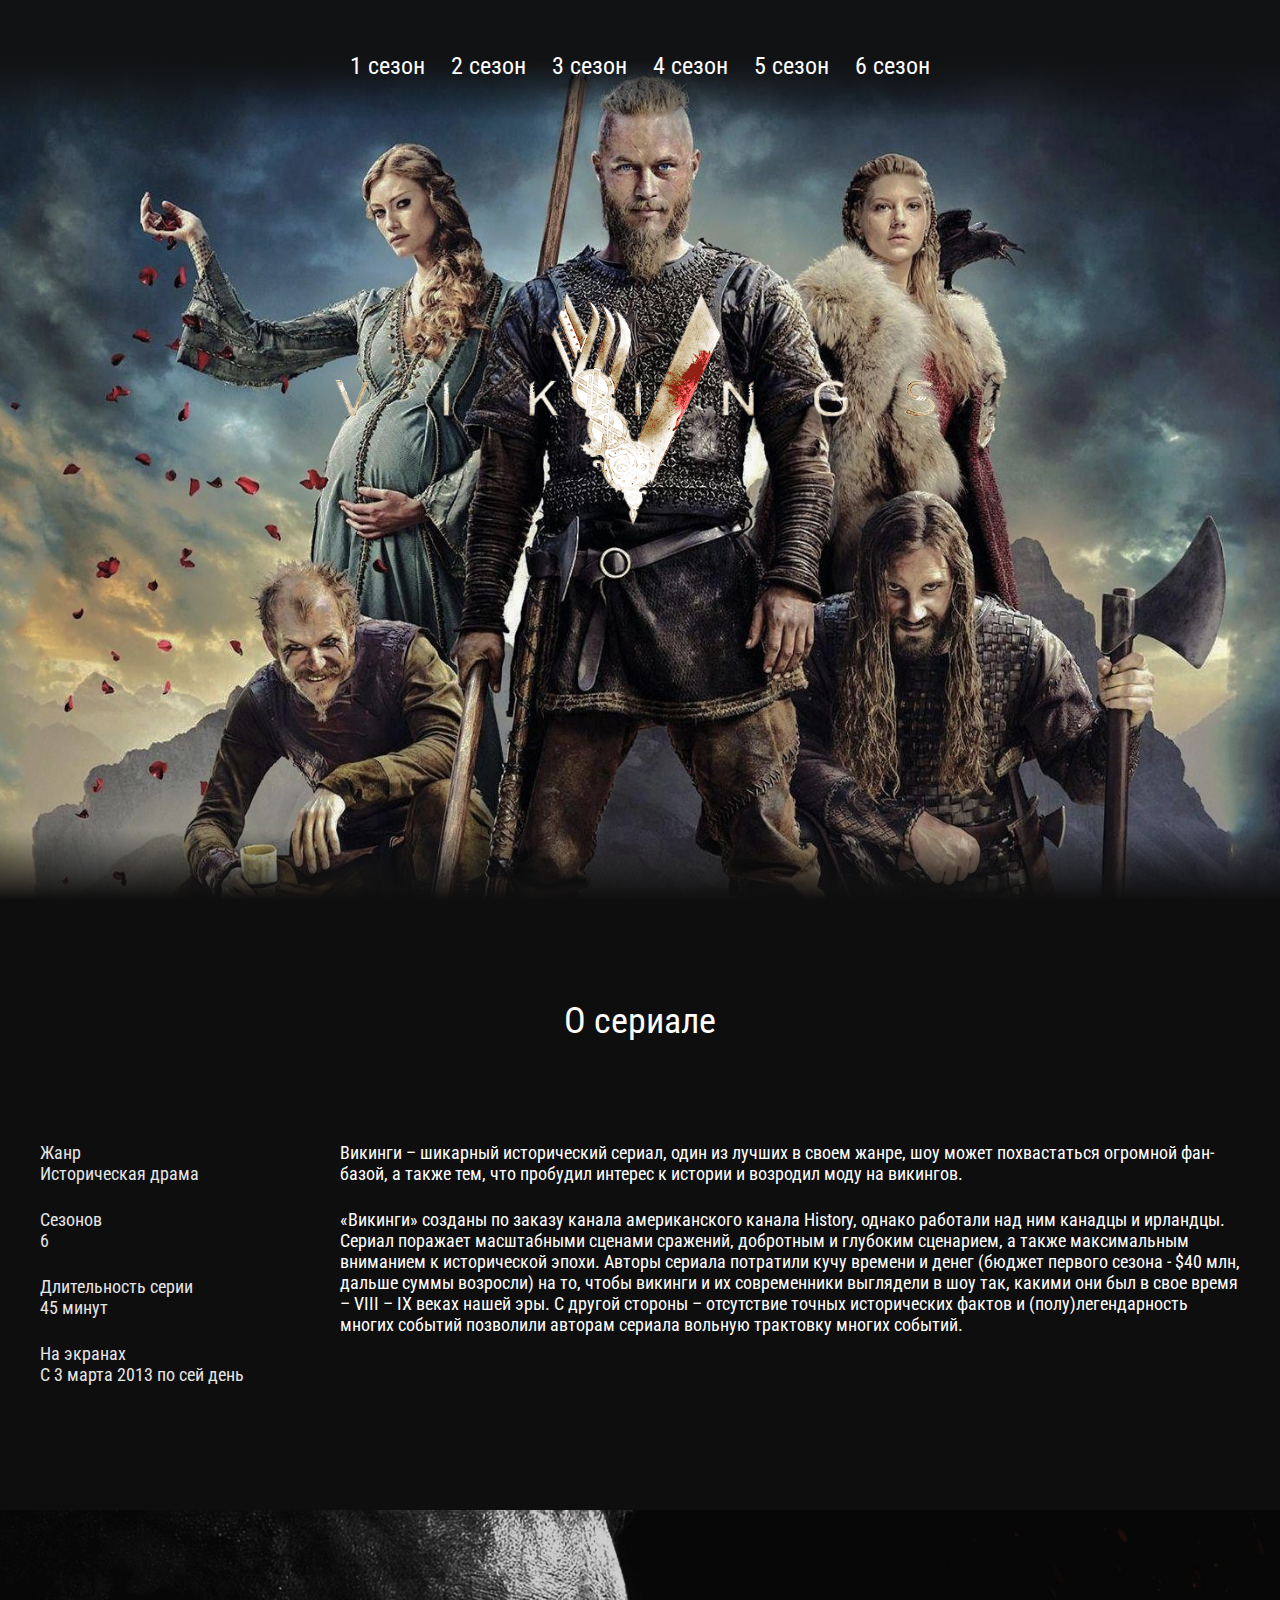
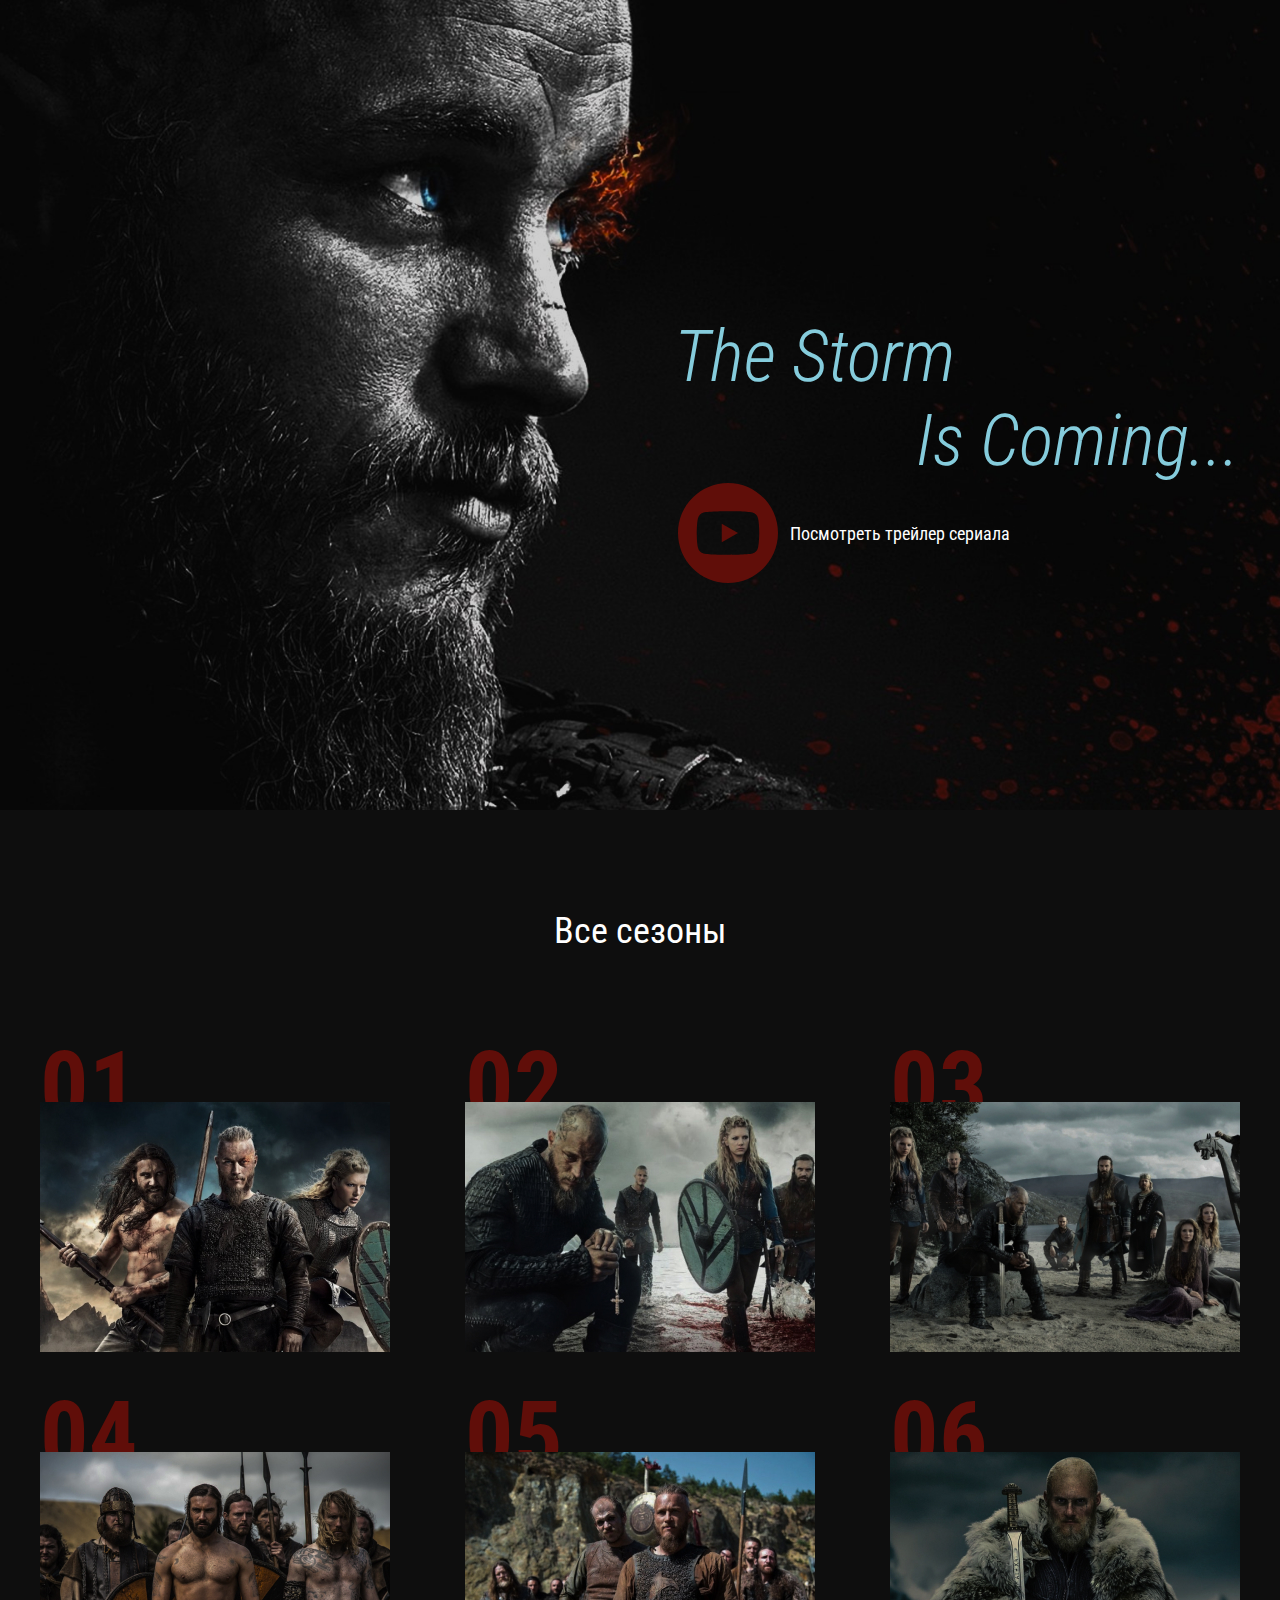
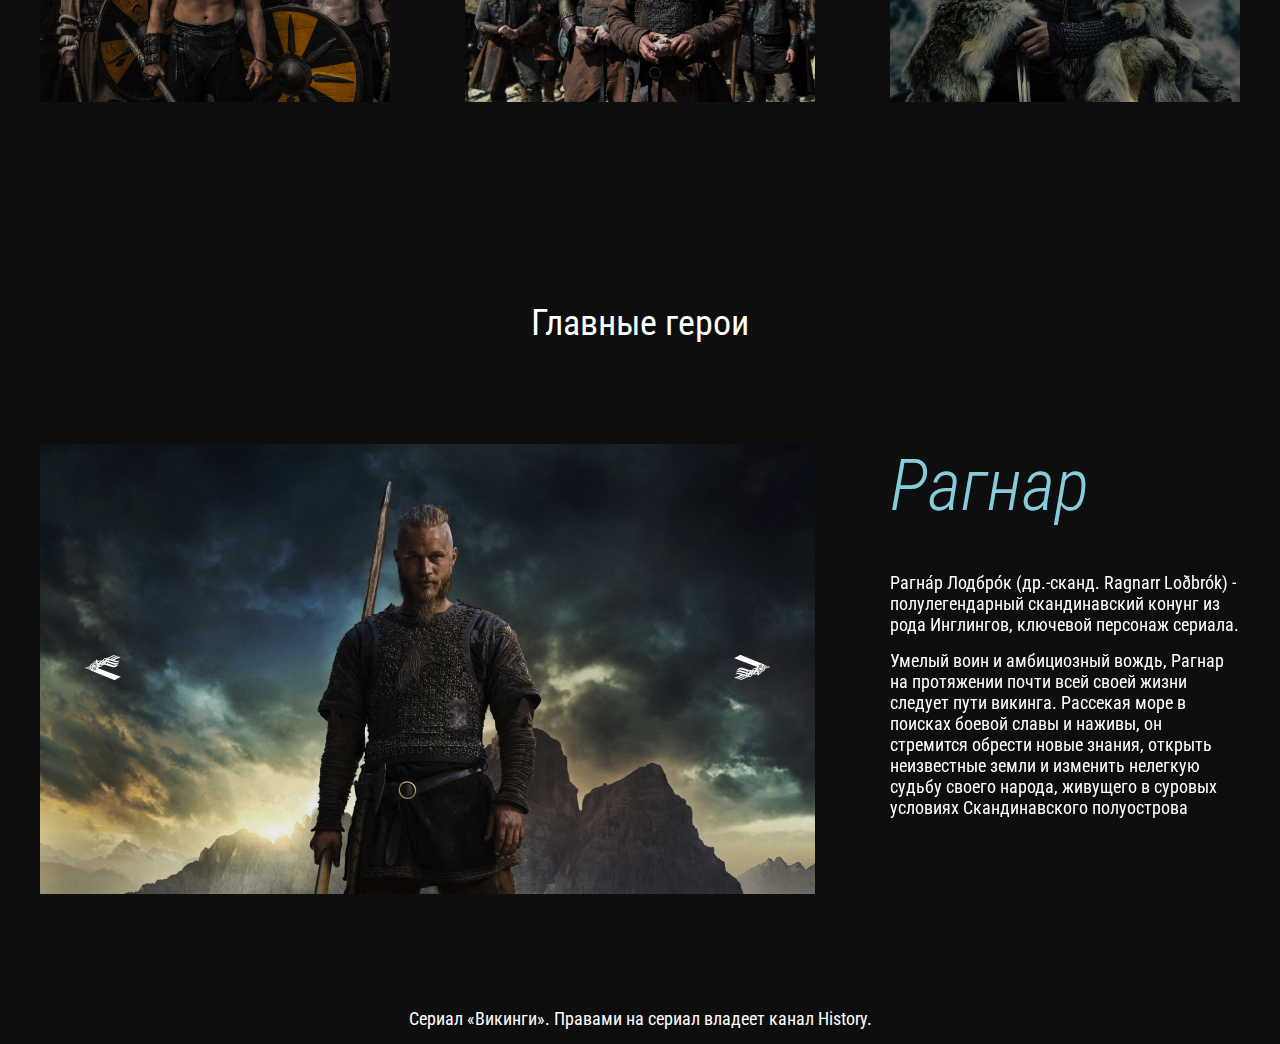
<file: index.html>
<!DOCTYPE html>
<html lang="ru">
<head>
  <meta charset="UTF-8">
  <meta name="viewport" content="width=device-width, initial-scale=1.0">
  <meta http-equiv="X-UA-Compatible" content="ie=edge">
  <title>Document</title>
    <link rel="preconnect" href="https://fonts.gstatic.com">
<link href="https://fonts.googleapis.com/css2?family=Roboto+Condensed:ital,wght@0,400;0,700;1,300&display=swap" rel="stylesheet">
  <link rel="stylesheet" href="css/reset.css">
  <link rel="stylesheet" href="css/slick.css">
  <link rel="stylesheet" href="css/jquery.fancybox.css">
  <link rel="stylesheet" href="css/style.css">

</head>

<body>
  <header class="header">
    <nav class="menu">
      <button class="menu__btn">
        <span></span>
      </button>
      <ul class="menu__list">
        <li class="menu__list-item">
              <a class="menu__list-link" href="season-1.html">1 сезон</a>
        </li>
        <li class="menu__list-item">
          <a class="menu__list-link" href="#">2 сезон</a>
        </li>
        <li class="menu__list-item">
          <a class="menu__list-link" href="#">3 сезон</a>
        </li>
        <li class="menu__list-item">
          <a class="menu__list-link" href="#">4 сезон</a>
        </li>
        <li class="menu__list-item">
          <a class="menu__list-link" href="#">5 сезон</a>
        </li>
        <li class="menu__list-item">
          <a class="menu__list-link" href="#">6 сезон</a>
        </li>
      </ul>
    </nav>
    <div class="logo">
      <img class="logo__img" src="images/logo.png" alt="Логотип">
    </div>
  </header>

  <section class="about section-page">    
    <div class="container">
      <h3 class="title">
        О сериале
      </h3>
      <div class="about__inner">
        <ul class="about__info">
          <li class="about__info-item">
            Жанр
            <span> 
              Историческая драма
            </span>
          </li>
            <li class="about__info-item">
              Сезонов
              <span>
6
              </span>
            
            </li>
            
            <li class="about__info-item">
              Длительность серии
              <span>
                45 минут
              </span> 
            
            </li>
            <li class="about__info-item">
              На экранах
              <span>
                С 3 марта 2013 по сей день
              </span>
            
            </li>
            </ul>
        <div class="about__text">
          <p>
            Викинги – шикарный исторический сериал, один из лучших в своем жанре, шоу может похвастаться огромной фан-базой, а также тем, что пробудил интерес к истории и возродил моду на викингов.

          
          </p>
          <p>
            «Викинги» созданы по заказу канала американского канала History, однако работали над ним канадцы и ирландцы. Сериал поражает масштабными сценами сражений, добротным и глубоким сценарием, а также максимальным вниманием к исторической эпохи. Авторы сериала потратили кучу времени и денег (бюджет первого сезона - $40 млн, дальше суммы возросли) на то, чтобы викинги и их современники выглядели в шоу так, какими они был в свое время – VIII – IX веках нашей эры. С другой стороны – отсутствие точных исторических фактов и (полу)легендарность многих событий позволили авторам сериала вольную трактовку многих событий.
          </p>
        </div>
      </div>
    </div>
  </section>

  <section class="video">
    <div class="container">
      <h3 class="video__text">
        <span>
          The Storm 
        </span>
        Is Coming...
      </h3>
      <a class="video__btn" data-fancybox href="https://www.youtube.com/watch?v=1YVxm0GKhkM">
        Посмотреть трейлер сериала
      </a>
    </div>
  </section>
   
  <section class="season section-page">
    <div class="container">
      <h3 class="title">
        Все сезоны
      </h3>
      <ol class="seasons__inner">
        <li class="seasons__item" style="background-image: url('images/season-image-1.jpg');">
          <a href="season-1.html" class="seasons__link">
            Смотреть
          </a>
        </li>
        <li class="seasons__item" style="background-image: url('images/season-image-2.jpg');">
          <a href="#" class="seasons__link">
            Смотреть
          </a>
        </li>
        <li class="seasons__item" style="background-image: url('images/season-image-3.jpg');">
          <a href="#" class="seasons__link">
            Смотреть
          </a>
        </li>
        <li class="seasons__item" style="background-image: url('images/season-image-4.jpg');">
          <a href="#" class="seasons__link">
            Смотреть
          </a>
        </li>
        <li class="seasons__item" style="background-image: url('images/season-image-5.jpg');">
          <a href="#" class="seasons__link">
            Смотреть
          </a>
        </li>
        <li class="seasons__item" style="background-image: url('images/season-image-6.jpg');">
          <a href="#" class="seasons__link">
            Смотреть
          </a>
        </li>

      </ol>
    </div>
  </section>
  <section class="heroes section-page">
    <div class="container">
      <h3 class="title">
        Главные герои
      </h3>
      <div class="heroes__inner">
        <div class="heroes__slider-img">
          <img class="heroes__imgages" src="images/hero-1.jpg" alt="">
          <img class="heroes__imgages" src="images/hero-1.jpg" alt="">
          <img class="heroes__imgages" src="images/hero-1.jpg" alt="">
        </div>
        <div class="heroes__slider-text">
          <div class="heroes__text">
            <h4 class="heroes__name">Рагнар</h4>
            <p>
              Рагна́р Лодбро́к (др.-сканд. Ragnarr Loðbrók) - полулегендарный скандинавский конунг из рода Инглингов, ключевой персонаж сериала.

              
            </p>
            <p>
              Умелый воин и амбициозный вождь, Рагнар на протяжении почти всей своей жизни следует пути викинга. Рассекая море в поисках боевой славы и наживы, он стремится обрести новые знания, открыть неизвестные земли и изменить нелегкую судьбу своего народа, живущего в суровых условиях Скандинавского полуострова
            </p>
          </div> 
          <div class="heroes__text">
            <h4 class="heroes__name">Рагнар2</h4>
            <p>
              Рагна́р Лодбро́к (др.-сканд. Ragnarr Loðbrók) - полулегендарный скандинавский конунг из рода Инглингов, ключевой персонаж сериала.

              
            </p>
            <p>
              Умелый воин и амбициозный вождь, Рагнар на протяжении почти всей своей жизни следует пути викинга. Рассекая море в поисках боевой славы и наживы, он стремится обрести новые знания, открыть неизвестные земли и изменить нелегкую судьбу своего народа, живущего в суровых условиях Скандинавского полуострова
            </p>
          </div> 
          <div class="heroes__text">
            <h4 class="heroes__name">Рагнар3</h4>
            <p>
              Рагна́р Лодбро́к (др.-сканд. Ragnarr Loðbrók) - полулегендарный скандинавский конунг из рода Инглингов, ключевой персонаж сериала.

              
            </p>
            <p>
              Умелый воин и амбициозный вождь, Рагнар на протяжении почти всей своей жизни следует пути викинга. Рассекая море в поисках боевой славы и наживы, он стремится обрести новые знания, открыть неизвестные земли и изменить нелегкую судьбу своего народа, живущего в суровых условиях Скандинавского полуострова
            </p>
          </div> 
        </div>
      </div>
    </div>
  </section>

<footer class="footer">
  <div class="container">
  <p class="copy">
    Сериал «Викинги». Правами на сериал владеет канал History.
  </p>
  </div>
</footer>


  <script src="https://ajax.googleapis.com/ajax/libs/jquery/3.4.1/jquery.min.js"></script>
  <script src="js/slick.min.js"></script>
  <script src="js/jquery.fancybox.min.js"></script>
  <script src="js/main.js"></script>
</body>
</html>
</file>
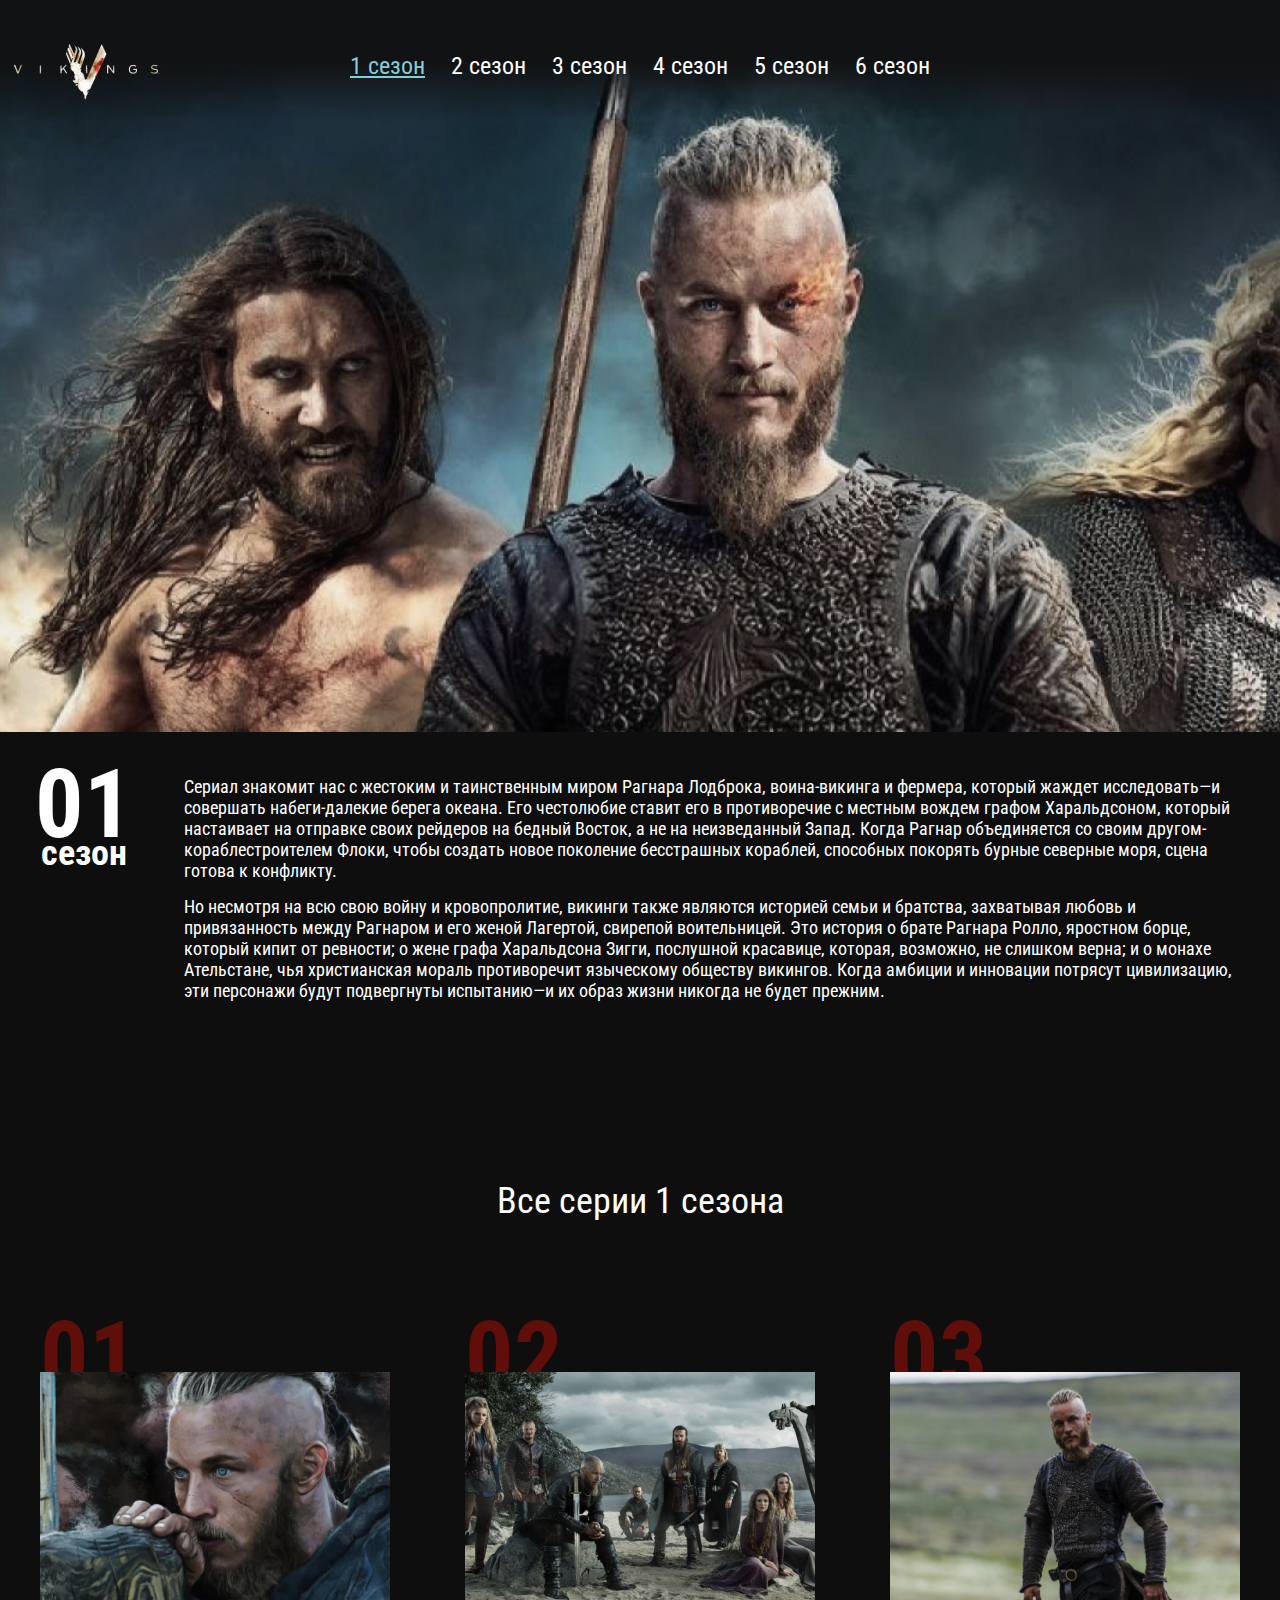
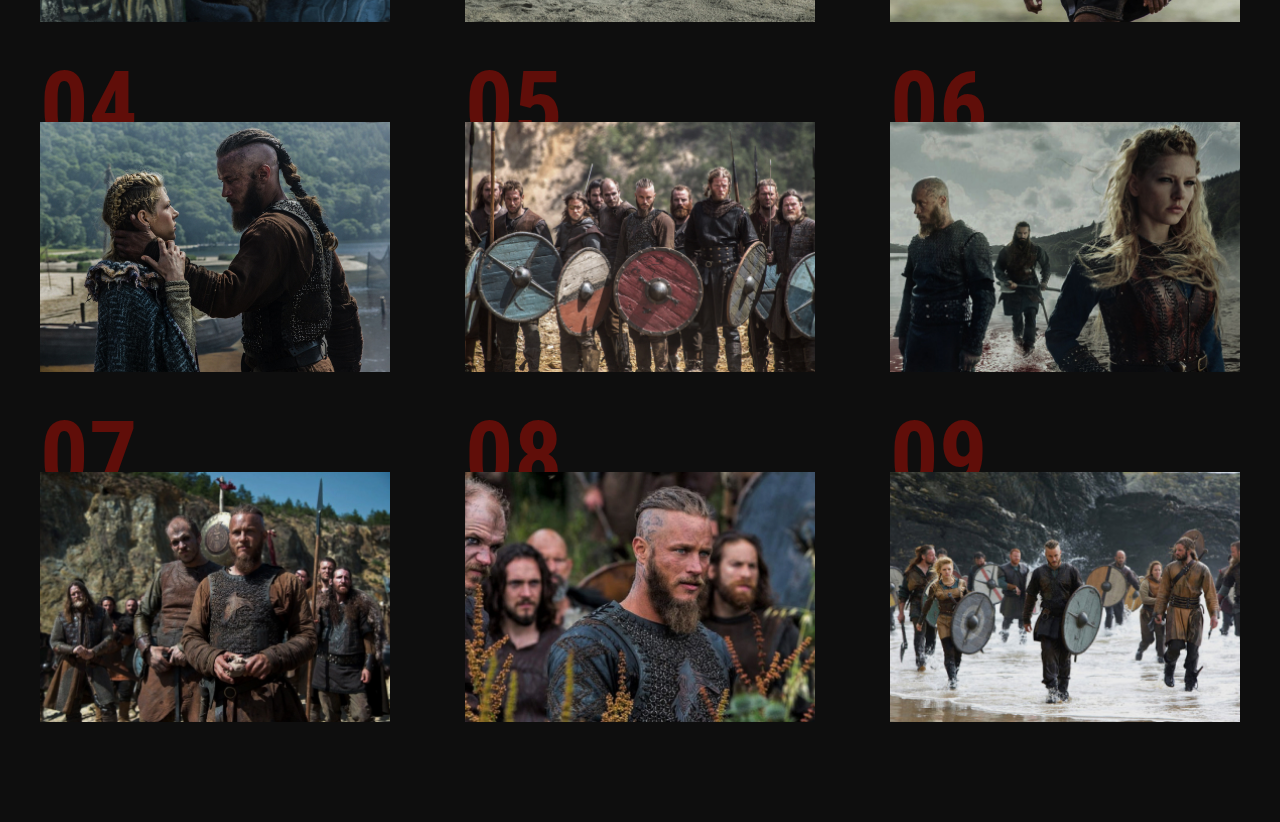
<file: season-1.html>
<!DOCTYPE html>
<html lang="ru">
<head>
  <meta charset="UTF-8">
  <meta name="viewport" content="width=device-width, initial-scale=1.0">
  <meta http-equiv="X-UA-Compatible" content="ie=edge">
  <title>Document</title>
    <link rel="preconnect" href="https://fonts.gstatic.com">
<link href="https://fonts.googleapis.com/css2?family=Roboto+Condensed:ital,wght@0,400;0,700;1,300&display=swap" rel="stylesheet">
  <link rel="stylesheet" href="css/reset.css">
  <link rel="stylesheet" href="css/jquery.fancybox.css">
  <link rel="stylesheet" href="css/style.css">
      </head>
<body>

<header class="page-header">
  <nav class="menu">
    <button class="menu__btn">
      <span></span>
    </button>
    <div class="menu__container">
      <a href="index.html" class="page-logo">
        <img src="images/page-logo.png" alt="">
      </a>
      <ul class="menu__list">
        <li class="menu__list-item">
              <a class="menu__list-link menu__list-link--active" href="#">1 сезон</a>
        </li>
        <li class="menu__list-item">
          <a class="menu__list-link" href="#">2 сезон</a>
        </li>
        <li class="menu__list-item">
          <a class="menu__list-link" href="#">3 сезон</a>
        </li>
        <li class="menu__list-item">
          <a class="menu__list-link" href="#">4 сезон</a>
        </li>
        <li class="menu__list-item">
          <a class="menu__list-link" href="#">5 сезон</a>
        </li>
        <li class="menu__list-item">
          <a class="menu__list-link" href="#">6 сезон</a>
        </li>
      </ul>
    </div>    
  </nav>
  <div class="season-info">
    <div class="season-info__num">01
      <span>сезон</span>
    </div>
    <div class="season-info__text">
      <p>
        Сериал знакомит нас с жестоким и таинственным миром Рагнара Лодброка, воина-викинга и фермера, который жаждет исследовать—и совершать набеги-далекие берега океана. Его честолюбие ставит его в противоречие с местным вождем графом Харальдсоном, который настаивает на отправке своих рейдеров на бедный Восток, а не на неизведанный Запад. Когда Рагнар объединяется со своим другом-кораблестроителем Флоки, чтобы создать новое поколение бесстрашных кораблей, способных покорять бурные северные моря, сцена готова к конфликту.
      </p>
      <p>
        Но несмотря на всю свою войну и кровопролитие, викинги также являются историей семьи и братства, захватывая любовь и привязанность между Рагнаром и его женой Лагертой, свирепой воительницей. Это история о брате Рагнара Ролло, яростном борце, который кипит от ревности; о жене графа Харальдсона Зигги, послушной красавице, которая, возможно, не слишком верна; и о монахе Ательстане, чья христианская мораль противоречит языческому обществу викингов. Когда амбиции и инновации потрясут цивилизацию, эти персонажи будут подвергнуты испытанию—и их образ жизни никогда не будет прежним.
      </p>
    </div>
  </div>
</header>
<section class="season section-page">
  <div class="container">
    <h3 class="title">
      Все серии 1 сезона
    </h3>
    <ol class="seasons__inner">
      <li class="seasons__item" style="background-image: url('images/series1-1season.jpg');">
        <a data-fancybox="gallery" href="https://www.youtube.com/watch?v=1YVxm0GKhkM?autoplay=0" class="seasons__link">
          Смотреть
        </a>
      </li>
      <li class="seasons__item" style="background-image: url('images/series2-1season.jpg');">
        <a data-fancybox="gallery" href="https://www.youtube.com/watch?v=1YVxm0GKhkM?autoplay=0" class="seasons__link">
          Смотреть
        </a>
      </li>
      <li class="seasons__item" style="background-image: url('images/series3-1season.jpg');">
        <a data-fancybox="gallery" href="https://www.youtube.com/watch?v=1YVxm0GKhkM?autoplay=0" class="seasons__link">
          Смотреть
        </a>
      </li>
      <li class="seasons__item" style="background-image: url('images/series4-1season.jpg');">
        <a data-fancybox="gallery" href="https://www.youtube.com/watch?v=1YVxm0GKhkM?autoplay=0" class="seasons__link">
          Смотреть
        </a>
      </li>
      <li class="seasons__item" style="background-image: url('images/series5-1season.jpg');">
        <a data-fancybox="gallery" href="https://www.youtube.com/watch?v=1YVxm0GKhkM?autoplay=0" class="seasons__link">
          Смотреть
        </a>
      </li>
      <li class="seasons__item" style="background-image: url('images/series6-1season.jpg');">
        <a data-fancybox="gallery" href="https://www.youtube.com/watch?v=1YVxm0GKhkM?autoplay=0" class="seasons__link">
          Смотреть
        </a>
      </li>
      <li class="seasons__item" style="background-image: url('images/series7-1season.jpg');">
        <a data-fancybox="gallery" href="https://www.youtube.com/watch?v=1YVxm0GKhkM?autoplay=0" class="seasons__link">
          Смотреть
        </a>
      </li>
      <li class="seasons__item" style="background-image: url('images/series8-1season.jpg');">
        <a data-fancybox="gallery" href="https://www.youtube.com/watch?v=1YVxm0GKhkM?autoplay=0" class="seasons__link">
          Смотреть
        </a>
      </li>
      <li class="seasons__item" style="background-image: url('images/series9-1season.jpg');">
        <a data-fancybox="gallery" href="https://www.youtube.com/watch?v=1YVxm0GKhkM?autoplay=0" class="seasons__link">
          Смотреть
        </a>
      </li>

    </ol>
  </div>
</section>










<script src="https://ajax.googleapis.com/ajax/libs/jquery/3.4.1/jquery.min.js"></script>
  <script src="js/jquery.fancybox.min.js"></script>
  <script src="js/main.js"></script>
</body>
</html>
</file>
<file: css/style.css>
*{
    box-sizing: border-box;
}
body{
    background-color: #0E0E0E;
    color:#FFFFFF;
    font-weight: 400;
    font-family: 'Roboto Condensed', sans-serif;
    font-size: 18px;
line-height: 21px;
}
a{
color: inherit;
text-decoration: none;
}
ul{
    list-style: none;
}
.container{
    max-width: 1220px;
    padding: 0 10px;
    margin: 0 auto;
}
.section-page{
    padding: 100px 0;
}
.title{
    text-align: center;
    margin-bottom: 100px;
    font-size: 36px;
    line-height: 42px;
    font-weight: 400;
}

.header{
    background-image: url('../images/header-bg.jpg');
    height: 100vh;
    background-size: cover;
    background-repeat: no-repeat;
    background-position: center 50px;
    text-align: center;
    position: relative;
}
.header::after{
    content: "";
    position: absolute;
    height: 70px;
    bottom: 0;
    left: 0;
    width: 100%;
    background: linear-gradient(180deg, #0E0E0E 0%, rgba(17, 17, 17, 0.850295) 16.53%, rgba(32, 31, 33, 0) 100%);
transform: rotate(180deg);
}
.menu{
    
    padding: 50px 0 58px;
    background: linear-gradient(180deg, #111213 0%, #111213 43.62%, rgba(32, 31, 33, 0) 86.33%);

}
.menu__btn{
    display: none;
}

.menu__list{
    display: flex;
    justify-content: center;
    
}
.menu__list-item{
    padding: 0 13px;
}
.menu__list-link{
    font-size: 36px;
    line-height: 42px;
}
.menu__list-link:hover,
.menu__list-link--active{
color: #85CCDC;
text-decoration: underline;
}
.logo{
    padding-top: 17vh;
}
.about__inner{
    display: flex;

}
.about__info{
    width: 375px;
    margin-right: 50px;
    flex: none;
}
.about__info-item{
    margin-bottom: 25px;
    color:#E5E5E5;

}
.about__info-item span{
    display: block;
}
.about__text p{
    margin-bottom: 25px;
}
.video{
    background-image: url('../images/video-bg.jpg');
    height: 100vh;
    background-size: cover;
    background-position: center center;
    background-repeat: no-repeat;
    text-align: right;
}
.video__text{
    
    font-style: italic;
font-weight: 300;
font-size: 72px;
line-height: 84px;
color: #85CCDC;
padding-top: 45vh;
margin-bottom: 40px;

}
.video__text span{
    display: block;
    padding-right: 285px;
}
.video__btn{
    padding-left: 112px;
    position: relative;
margin-right: 230px;
}
.video__btn::before{
    content: "";
    position: absolute;
    width: 100px;
    height: 100px;
    left: 0;
    top: -40px;
    background-image: url('../images/youtube-btn.svg');
}
.seasons__inner{
display: grid;
grid-template-columns: repeat(auto-fill, minmax(284px, 1fr));
grid-gap: 100px 75px;
counter-reset: number;
padding-top: 50px;
}
.seasons__item{
    
    height: 250px;
    background-size: cover;
    background-position: center center;
    background-repeat: no-repeat;
    list-style: none;
    position: relative;
    display: flex;
    justify-content: center;
    align-items: center;

}
.seasons__item:hover .seasons__link{
    opacity: 1;
}
.seasons__item::before{
    content: '0' counter(number);
    counter-increment: number;
    position: absolute;
    font-weight: bold;
font-size: 96px;
line-height: 112px;
color: #600E09;
left: 0;
top: -72px;
z-index: -1;
}
.seasons__item:nth-child(n+10)::before{
    content: counter(number);
}
.seasons__item:hover::after{
    content: '';
    position: absolute;
    top: 0;
    left: 0;
    right: 0;
    bottom: 0;
    background: rgba(14, 14, 14, 0.8);
}
.seasons__link{
    font-size: 36px;
line-height: 42px;
padding: 12px 78px 11px;
background-color: #0E0E0E;
opacity: 0;
transition: all .3s;
z-index: 2;
}
.heroes__inner{
    display: flex;
    justify-content: space-between;
}
.heroes__slider-img{
    max-width: 775px;
}
.heroes__slider-text{
    max-width: 350px;
}
.slick-btn{
    position: absolute;
    top: 50%;
    transform: translateY(-50%);
    border: none;
    background-color: transparent;
    z-index: 5;
    cursor: pointer;
    outline: none;
}
.slick-prev{
left: 38px;
}
.slick-next{
right: 38px;
}
.heroes__name{
    font-style: italic;
    font-weight: 300;
    font-size: 72px;
    line-height: 84px;
    color: #85CCDC;
    margin-bottom: 44px;
}
.heroes__text p{
    margin-bottom: 15px;
}
.copy{
    padding: 14px 0 15px;
    text-align: center;
}
/* start season-1 */

.page-header{
    background-image: url('../images/season-1bg.jpg');
    height: 90vh;
    background-size: cover;
    background-position: center center;
    background-repeat: no-repeat;
    position: relative;
}
.menu__container{
    max-width: 1385px;
    margin: 0 auto;
    position: relative;
}
.page-logo{
    position: absolute;
    left: 0;
}
.season-info{
    position: absolute;
    max-width: 1385px;
    display: flex;
    padding: 44px 47px 64px 35px;
    background-color: #0E0E0E;
    bottom: 0;
    left: 0;
    right: 0;
    margin: 0 auto;
}
.season-info__num{
    font-weight: bold;
font-size: 96px;
line-height: 56px;
text-align: center;
margin-right: 51px;
}
.season-info__num span{
    display: block;
    font-weight: bold;
font-size: 36px;

line-height: 42px;

}
.season-info__text p{
    margin-bottom: 15px;
}
/* end season-1 */



/*start media*/
@media(max-width: 1420px){
    .page-logo{
    left: 10px;
    top: -6px;
    }
}

@media(max-width: 1366px){
    .logo__img{
        width: 50%;
    }
    .menu__list-link{
        font-size: 24px;
        line-height: 32px;
    }
    .about__info{
        width: 250px;
    }
    .page-header{
        height: 120vh;
    }
}
@media(max-width: 1200px){
    .heroes__inner{
        display: block;
    }
    .heroes__slider-text{
        max-width: 100%;
        padding-top: 50px;
    }
    .heroes__slider-img{
        max-width: 100%;
    }
}

@media(max-width: 1088px){
    .seasons__item{
        height: 340px;
    }
}
@media(max-width: 992px){
    .page-logo{
        display: none;
    }
}

@media(max-width: 768px){
    .about__inner{
        display: block;  
    }
    .section-page{
        padding: 50px 0;
    }
    .title{
        margin-bottom: 50px;
        font-size: 28px;
        line-height: 36px;
    }
    body{
        font-size: 16px;
        line-height: 19px;
    }
    .video__text{
        font-size: 48px;
        line-height: 56px;
    }
    .video__text span{
        padding-right: 200px;
    }
    .video__btn{
        margin-right: 0;
        padding-left: 62px;
    }
.video__btn::before{
    width: 50px;
    height: 50px;
    background-size: cover;
    top: -16px;
}
.seasons__inner{
    grid-gap: 80px 35px;
}
.heroes__name{
    font-size: 46px;
    line-height: 56px;
    margin-bottom: 25px;
}
.season-info{
    display: block;
    padding: 30px 10px 0 10px;
}
.season-info__num{
    text-align: left;
    font-size: 50px;
    line-height: 26px;
    margin-bottom: 15px;
}
.season-info__num span{
    font-size: 25px;
    line-height: 32px;
}
}
@media(max-width: 640px){
    .menu{
        padding: 0;
        text-align: center;
        background: linear-gradient(180deg, #111213 0%, #111213 10%, rgba(32, 31, 33, 0) 86.33%);
    }
    .menu__list{
        display: block;
        transform: translateY(-130%);
        transition: all .3s;
    }
    .menu__list.menu__list--active{
        transform: translateY(0%);
        padding: 100px 0 50px;
        background: linear-gradient(180deg, #111213 0%, #111213 10%, rgba(32, 31, 33, 0) 86.33%);
    }
    .menu__list-link{
        display: block;
        padding: 10px 0;
    }
    .logo{
        padding-top: 21vh;
    }   
    .page-logo{
        display: block;
        z-index: 10;
        top: 22px;
    }
    .menu__btn{
        display: block;
        width: 50px;
        height: 40px;
        cursor: pointer;
        position: absolute;
        right: 10px;
        top: 20px;
        z-index: 10;
        display: flex;
        align-items: center;
        background-color: transparent;
        border: none;
        padding: 0;
    }
    .menu__btn span{
        background-color: #fff;
        height: 5px;
        width: 100%;
    }
    .menu__btn::after,
    .menu__btn::before{
        content: "";
        width: 100%;
        height: 5px;
        background-color: #fff;
        position: absolute;
    }
    .menu__btn::before{
        top: 0;
        left: 0;
    }
    .menu__btn::after{
        bottom: 0;
        left: 0;
    }
    .page-header{
        height: 160vh;
    }
}
@media(max-width: 414px){
    .seasons__item{
        height: 203px;
    }
}
@media(max-width: 374px){
    .page-header{
        height: 200vh;
    }
}


/*end media*/
</file>
